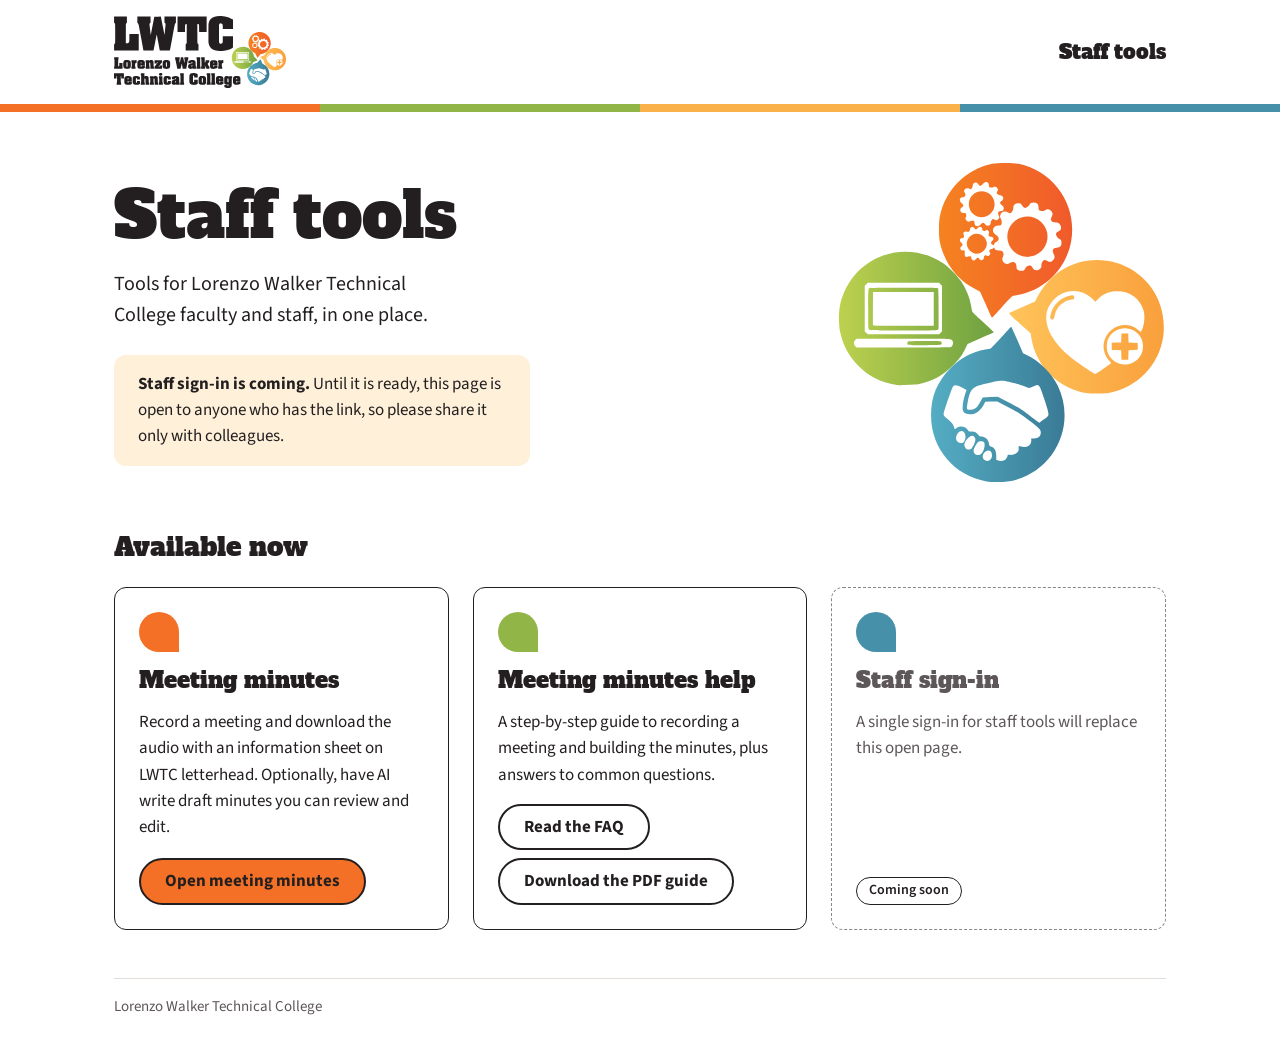
<file: index.html>
<!DOCTYPE html>
<html lang="en">
<head>
<meta charset="UTF-8">
<meta name="viewport" content="width=device-width, initial-scale=1">
<title>LWTC | Staff tools</title>
<link rel="icon" type="image/svg+xml" href="/assets/logos/svg/lwtc-icon-cluster.svg">
<link rel="preconnect" href="https://fonts.googleapis.com">
<link rel="preconnect" href="https://fonts.gstatic.com" crossorigin>
<link href="https://fonts.googleapis.com/css2?family=Alfa+Slab+One&family=Source+Sans+3:wght@400;600;700&display=swap" rel="stylesheet">

<style>
/* LWTC brand tokens (source: lwtc-brandguide.lwtc.app).
   Hues are used as fields and illustration only; text is always ink. */
@font-face {
  font-family: "LWTC Display";
  src: local("NeueAachenPro-Bold"), local("ITC Neue Aachen Pro Bold"), local("Neue Aachen Pro Bold");
  font-weight: 700;
}
:root {
  --ink: #231F20; --white: #FFFFFF;
  --orange: #F37026; --orange-deep: #F05A2B;
  --green: #92B547; --gold: #FBB14A; --blue: #4691A9; --blue-deep: #3A7B96;
  --orange-tint: #FDEADD; --green-tint: #EEF4DB; --gold-tint: #FEF0D9; --blue-tint: #E1EEF3;
  --muted: #5E5759; --line: #E3DDDA;
  --s1: 4px; --s2: 8px; --s3: 16px; --s4: 24px; --s5: 48px;
  --r1: 4px; --r2: 12px; --r3: 48px;
  --font-display: "LWTC Display", "Alfa Slab One", "Clarendon Black", Rockwell, "Roboto Slab", Georgia, serif;
  --font-text: "Source Sans 3", system-ui, -apple-system, "Segoe UI", sans-serif;
}
* { box-sizing: border-box; }
[hidden] { display: none !important; }
body { margin: 0; background: var(--white); color: var(--ink); font-family: var(--font-text); font-size: 17px; line-height: 1.55; }
h1, h2, h3 { font-family: var(--font-display); font-weight: 400; font-synthesis: none; line-height: 1.15; margin: 0; }
a { color: inherit; }
:focus-visible { outline: 3px solid var(--blue-deep); outline-offset: 3px; }

/* Header */
.bar { display: flex; align-items: center; justify-content: space-between; gap: var(--s4); max-width: 1100px; margin: 0 auto; padding: var(--s3) var(--s4); }
.bar img { height: 72px; width: auto; display: block; }   /* the guide's floor is 48px tall; larger keeps the small college name legible */
.bar-label { font-family: var(--font-display); font-size: 20px; }
.hue-band { height: 8px; background: linear-gradient(90deg, var(--orange) 0 25%, var(--green) 25% 50%, var(--gold) 50% 75%, var(--blue) 75% 100%); }

main { max-width: 1100px; margin: 0 auto; padding: var(--s5) var(--s4); }

/* Hero */
.hero { display: grid; grid-template-columns: minmax(0, 1fr) auto; gap: var(--s5); align-items: center; margin-bottom: var(--s5); }
.hero h1 { font-size: clamp(40px, 7vw, 64px); margin-bottom: var(--s3); }
.lede { font-size: 20px; max-width: 34ch; margin: 0 0 var(--s4); }
.notice { background: var(--gold-tint); border-radius: var(--r2); padding: var(--s3) var(--s4); max-width: 52ch; margin: 0; }
.notice strong { font-weight: 700; }

/* The four program-area bubble icons at their exact positions in the brand cluster.
   Each icon's viewBox is its own crop of the full logo artwork, so these offsets rebuild the original arrangement.
   Nothing is recoloured, rotated or stretched (height stays automatic). */
.cluster { position: relative; width: clamp(220px, 28vw, 330px); aspect-ratio: 717 / 706; }
.cluster img { position: absolute; height: auto; display: block; }
.cluster .top { left: 30.26%; top: 0.00%; width: 41.56%; }
.cluster .left { left: 0.00%; top: 27.34%; width: 48.81%; }
.cluster .right { left: 51.46%; top: 29.75%; width: 48.54%; }
.cluster .bottom { left: 27.75%; top: 50.57%; width: 42.12%; }

/* Tools */
.section-title { font-size: 26px; margin-bottom: var(--s4); }
.tools { list-style: none; padding: 0; margin: 0; display: grid; grid-template-columns: repeat(auto-fit, minmax(300px, 1fr)); gap: var(--s4); }
.tool { border: 1.5px solid var(--ink); border-radius: var(--r2); padding: var(--s4); display: flex; flex-direction: column; gap: var(--s3); background: var(--white); }
.tool h3 { font-size: 22px; }
.tool p { margin: 0; }
.tool .grow { flex: 1; }
.bubble { width: 40px; height: 40px; background: var(--c); border-radius: 50% 50% 0 50%; }
.tool.soon { border-style: dashed; border-color: #8C8486; color: var(--muted); }
.chip { align-self: flex-start; display: inline-block; padding: 2px 12px; border: 1.5px solid var(--ink); border-radius: var(--r3); font-size: 14px; font-weight: 600; background: var(--white); color: var(--ink); }

.btn { display: inline-flex; align-items: center; justify-content: center; min-height: 44px; padding: 8px 24px; border: 2px solid var(--ink); border-radius: var(--r3); background: var(--orange); color: var(--ink); font-weight: 700; text-decoration: none; align-self: flex-start; }
.btn:hover { background: var(--orange-deep); }
.btn-quiet { background: var(--white); }
.btn-quiet:hover { background: var(--gold-tint); }
.btn-row { display: flex; flex-wrap: wrap; gap: var(--s2); }

footer { max-width: 1100px; margin: 0 auto; padding: 0 var(--s4) var(--s4); color: var(--muted); font-size: 15px; }
footer div { border-top: 1px solid var(--line); padding-top: var(--s3); }

@media (max-width: 720px) {
  .hero { grid-template-columns: 1fr; gap: var(--s4); }
  .cluster { order: -1; }
  main { padding: var(--s4) var(--s3); }
  .bar { padding: var(--s3); }
  .bar img { height: 56px; }
  .bar-label { display: none; }
}
</style>
</head>
<body>

<header>
  <div class="bar">
    <a href="./"><img src="/assets/logos/svg/lwtc-logo.svg" alt="Lorenzo Walker Technical College" onerror="this.onerror=null;this.src='/assets/logos/png/lwtc-logo.png'"></a>
    <span class="bar-label">Staff tools</span>
  </div>
  <div class="hue-band" aria-hidden="true"></div>
</header>

<main>
  <section class="hero" aria-labelledby="page-title">
    <div>
      <h1 id="page-title">Staff tools</h1>
      <p class="lede">Tools for Lorenzo Walker Technical College faculty and staff, in one place.</p>
      <p class="notice"><strong>Staff sign-in is coming.</strong> Until it is ready, this page is open to anyone who has the link, so please share it only with colleagues.</p>
    </div>
    <div class="cluster" aria-hidden="true">
      <img class="top" src="/assets/icons/svg/lwtc-bubble-orange.svg" alt="" onerror="this.onerror=null;this.src='/assets/icons/png/lwtc-bubble-orange.png'">
      <img class="left" src="/assets/icons/svg/lwtc-bubble-green.svg" alt="" onerror="this.onerror=null;this.src='/assets/icons/png/lwtc-bubble-green.png'">
      <img class="right" src="/assets/icons/svg/lwtc-bubble-gold.svg" alt="" onerror="this.onerror=null;this.src='/assets/icons/png/lwtc-bubble-gold.png'">
      <img class="bottom" src="/assets/icons/svg/lwtc-bubble-blue.svg" alt="" onerror="this.onerror=null;this.src='/assets/icons/png/lwtc-bubble-blue.png'">
    </div>
  </section>

  <section aria-labelledby="tools-title">
    <h2 class="section-title" id="tools-title">Available now</h2>
    <ul class="tools">
      <li class="tool">
        <span class="bubble" style="--c:var(--orange)" aria-hidden="true"></span>
        <h3>Meeting minutes</h3>
        <p class="grow">Record a meeting and download the audio with an information sheet on LWTC letterhead. Optionally, have AI write draft minutes you can review and edit.</p>
        <a class="btn" href="meeting/index.html">Open meeting minutes</a>
      </li>
      <li class="tool">
        <span class="bubble" style="--c:var(--green)" aria-hidden="true"></span>
        <h3>Meeting minutes help</h3>
        <p class="grow">A step-by-step guide to recording a meeting and building the minutes, plus answers to common questions.</p>
        <div class="btn-row">
          <a class="btn btn-quiet" href="meeting/help/index.html">Read the FAQ</a>
          <a class="btn btn-quiet" href="meeting/help/LWTC-Meeting-Minutes-Staff-Guide.pdf" download>Download the PDF guide</a>
        </div>
      </li>
      <li class="tool soon">
        <span class="bubble" style="--c:var(--blue)" aria-hidden="true"></span>
        <h3>Staff sign-in</h3>
        <p class="grow">A single sign-in for staff tools will replace this open page.</p>
        <span class="chip">Coming soon</span>
      </li>
    </ul>
  </section>
</main>

<footer><div>Lorenzo Walker Technical College</div></footer>

</body>
</html>
</file>
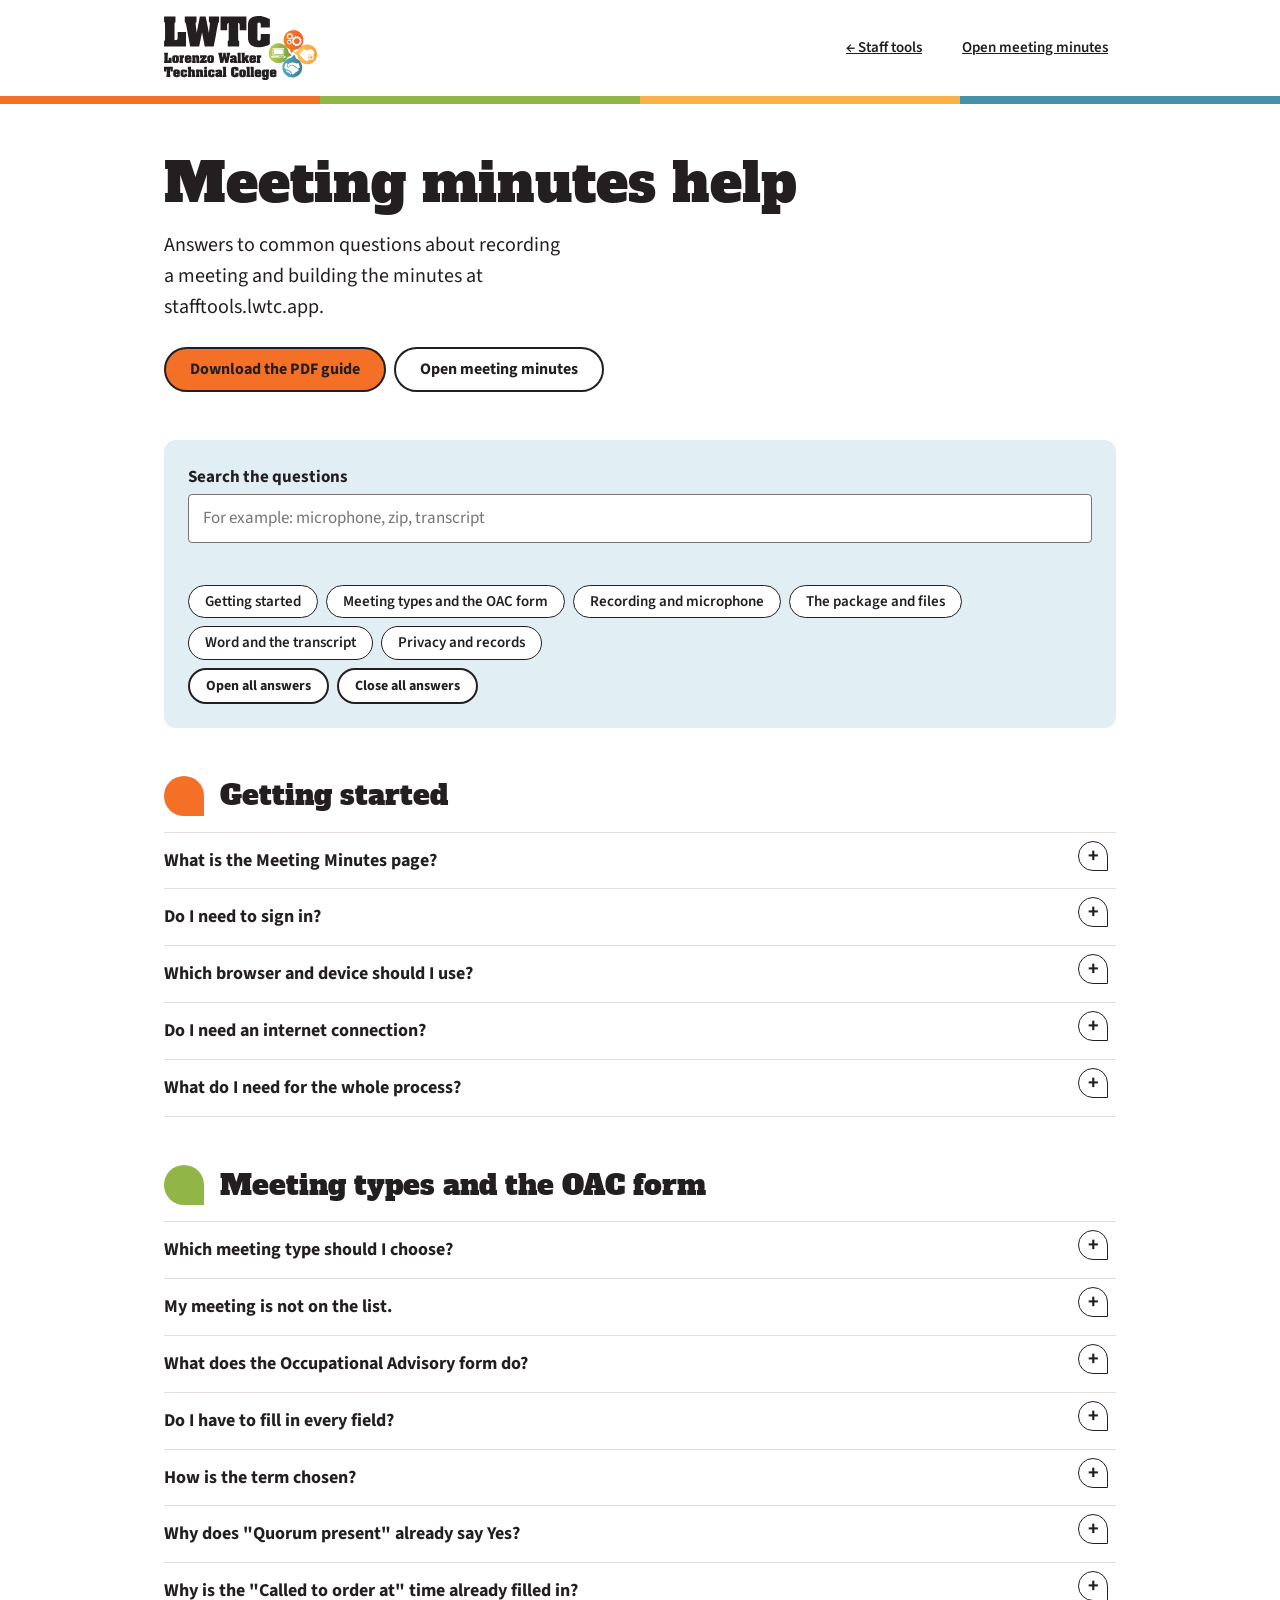
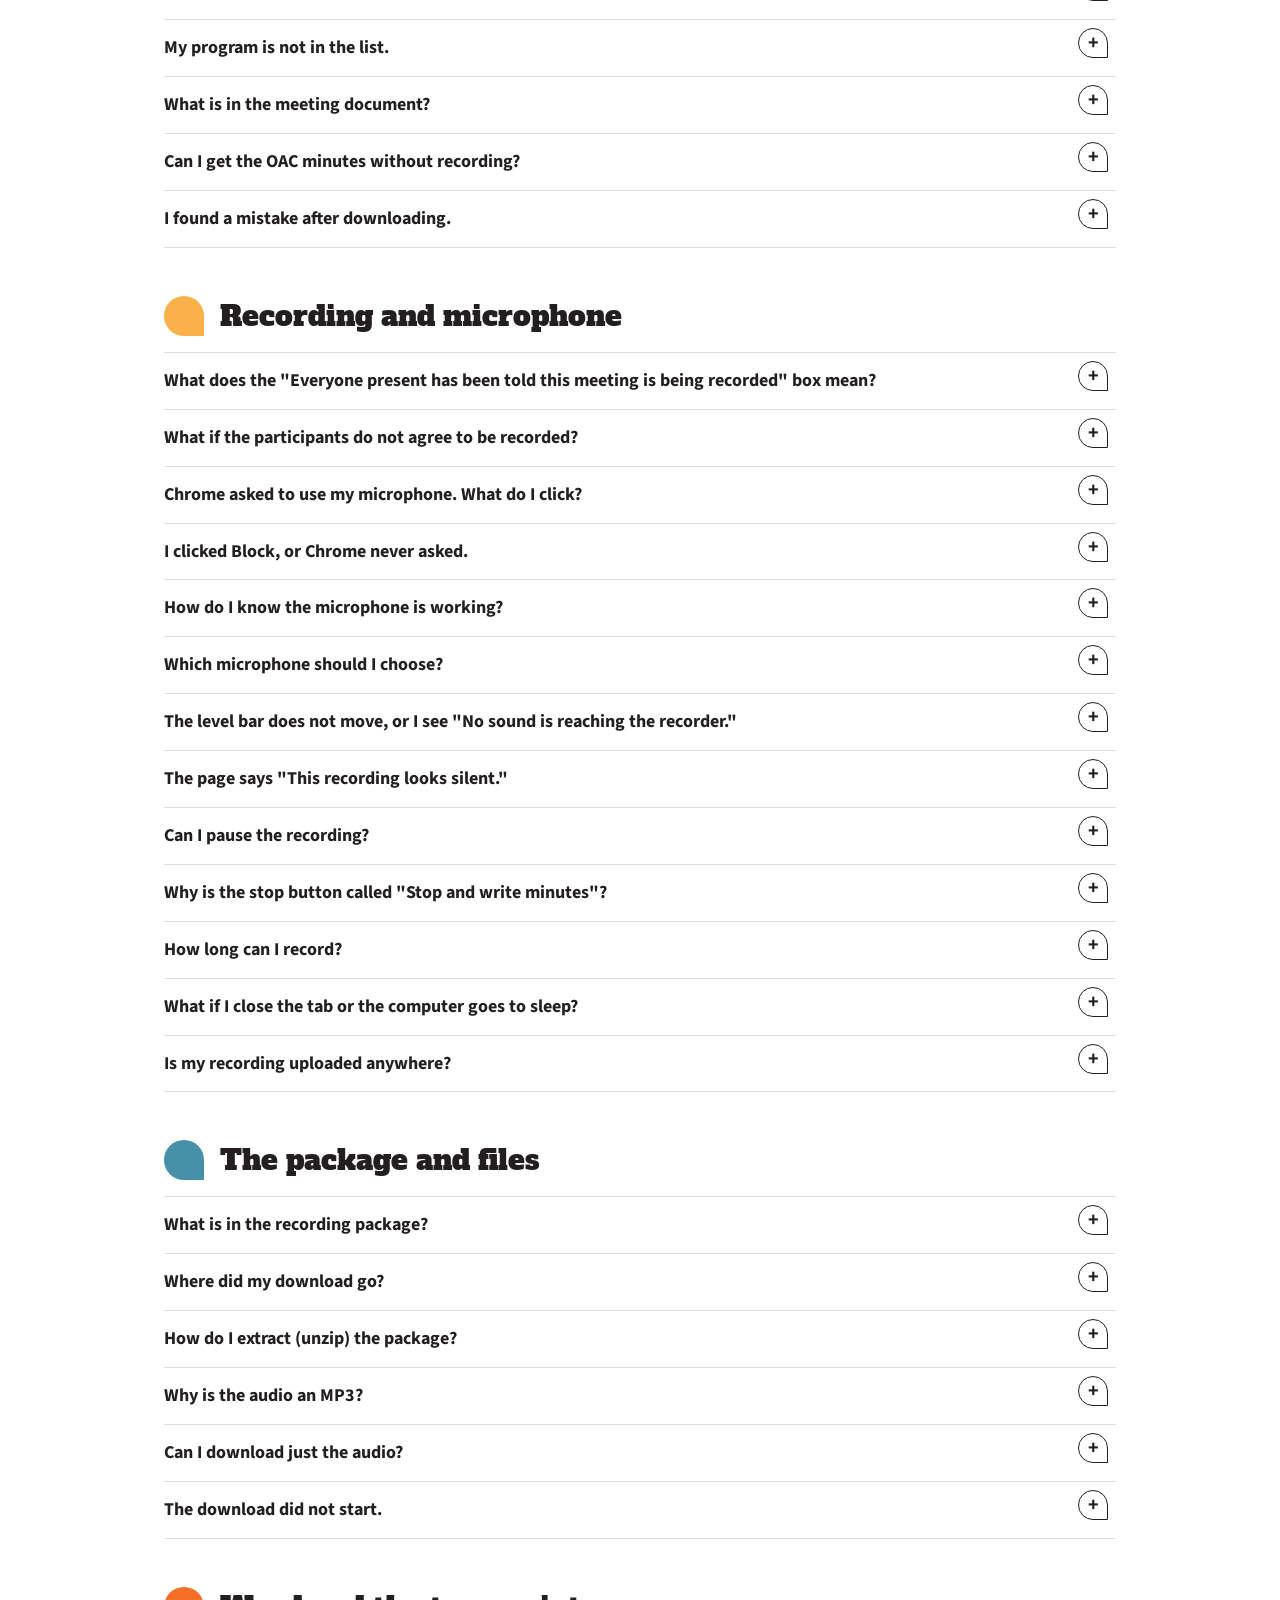
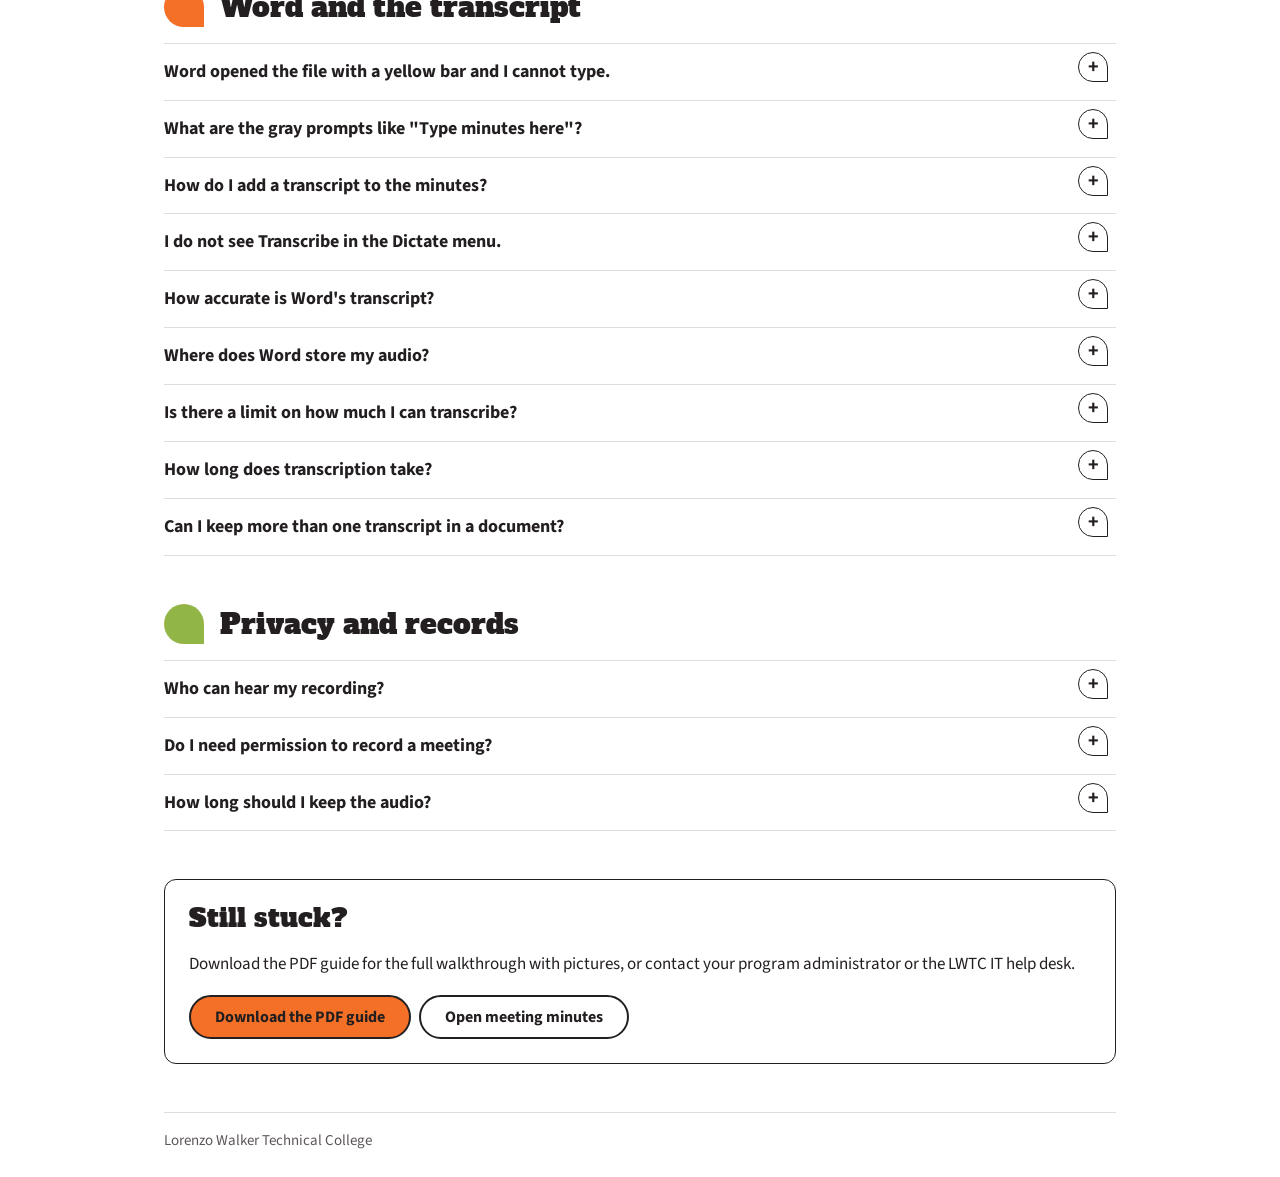
<file: meeting/help/index.html>
<!DOCTYPE html>
<html lang="en">
<head>
<meta charset="UTF-8">
<meta name="viewport" content="width=device-width, initial-scale=1">
<title>LWTC | Meeting minutes help and FAQ</title>
<link rel="icon" type="image/svg+xml" href="/assets/logos/svg/lwtc-icon-cluster.svg">
<link rel="preconnect" href="https://fonts.googleapis.com">
<link rel="preconnect" href="https://fonts.gstatic.com" crossorigin>
<link href="https://fonts.googleapis.com/css2?family=Alfa+Slab+One&family=Source+Sans+3:wght@400;600;700&display=swap" rel="stylesheet">
<style>
@font-face { font-family: "LWTC Display"; src: local("NeueAachenPro-Bold"), local("ITC Neue Aachen Pro Bold"), local("Neue Aachen Pro Bold"); font-weight: 700; }
:root {
  --ink: #231F20; --white: #FFFFFF;
  --orange: #F37026; --orange-deep: #F05A2B; --green: #92B547; --gold: #FBB14A; --blue: #4691A9; --blue-deep: #3A7B96;
  --orange-tint: #FDEADD; --green-tint: #EEF4DB; --gold-tint: #FEF0D9; --blue-tint: #E1EEF3;
  --muted: #5E5759; --line: #E3DDDA; --field: #7A7274;
  --s1: 4px; --s2: 8px; --s3: 16px; --s4: 24px; --s5: 48px; --r1: 4px; --r2: 12px; --r3: 48px;
  --font-display: "LWTC Display", "Alfa Slab One", "Clarendon Black", Rockwell, "Roboto Slab", Georgia, serif;
  --font-text: "Source Sans 3", system-ui, -apple-system, "Segoe UI", sans-serif;
}
* { box-sizing: border-box; }
[hidden] { display: none !important; }
body { margin: 0; background: var(--white); color: var(--ink); font-family: var(--font-text); font-size: 17px; line-height: 1.55; }
h1, h2, h3 { font-family: var(--font-display); font-weight: 400; font-synthesis: none; line-height: 1.15; margin: 0; }
a { color: inherit; }
:focus-visible { outline: 3px solid var(--blue-deep); outline-offset: 3px; }

.bar { display: flex; align-items: center; justify-content: space-between; gap: var(--s4); max-width: 1000px; margin: 0 auto; padding: var(--s3) var(--s4); }
.bar img { height: 64px; width: auto; display: block; }
.bar nav { display: flex; gap: var(--s4); flex-wrap: wrap; font-weight: 600; font-size: 15px; }
.bar nav a { padding: var(--s1) var(--s2); border-radius: var(--r1); }
.bar nav a:hover { background: var(--gold-tint); }
.hue-band { height: 8px; background: linear-gradient(90deg, var(--orange) 0 25%, var(--green) 25% 50%, var(--gold) 50% 75%, var(--blue) 75% 100%); }
main { max-width: 1000px; margin: 0 auto; padding: var(--s5) var(--s4); }

.hero h1 { font-size: clamp(34px, 6vw, 54px); margin-bottom: var(--s3); }
.lede { font-size: 20px; max-width: 40ch; margin: 0 0 var(--s4); }
.btn { display: inline-flex; align-items: center; justify-content: center; min-height: 44px; padding: 8px 24px; border: 2px solid var(--ink); border-radius: var(--r3); background: var(--white); color: var(--ink); font-weight: 700; text-decoration: none; cursor: pointer; font-size: 16px; font-family: inherit; }
.btn:hover { background: var(--gold-tint); }
.btn-primary { background: var(--orange); }
.btn-primary:hover { background: var(--orange-deep); }
.btn-row { display: flex; flex-wrap: wrap; gap: var(--s2); }

.tools { margin: var(--s5) 0 var(--s4); padding: var(--s4); background: var(--blue-tint); border-radius: var(--r2); }
.search label { display: block; font-weight: 700; margin-bottom: var(--s1); }
.search input { width: 100%; min-height: 48px; padding: 10px 14px; font: inherit; border: 1.5px solid var(--field); border-radius: var(--r1); background: var(--white); }
.search .count { margin: var(--s1) 0 0; font-size: 15px; color: var(--muted); min-height: 1.5em; }
.jump { display: flex; flex-wrap: wrap; gap: var(--s2); margin: var(--s3) 0 var(--s2); padding: 0; list-style: none; }
.jump a { display: inline-block; padding: 4px 16px; border: 1.5px solid var(--ink); border-radius: var(--r3); background: var(--white); font-weight: 600; font-size: 15px; text-decoration: none; }
.jump a:hover { background: var(--gold-tint); }
.expand { display: flex; gap: var(--s2); flex-wrap: wrap; margin-top: var(--s2); }
.expand button { min-height: 36px; padding: 4px 16px; font-size: 14px; }

.group { margin-top: var(--s5); scroll-margin-top: var(--s4); }
.group-head { display: flex; align-items: center; gap: var(--s3); margin-bottom: var(--s3); }
.bubble { flex: none; width: 40px; height: 40px; background: var(--c); border-radius: 50% 50% 0 50%; }
.group h2 { font-size: 28px; }
details.qa { border-top: 1px solid var(--line); scroll-margin-top: var(--s4); }
details.qa:last-of-type { border-bottom: 1px solid var(--line); }
details.qa summary { cursor: pointer; list-style: none; padding: 14px 40px 14px 0; font-weight: 700; font-size: 18px; position: relative; }
details.qa summary::-webkit-details-marker { display: none; }
details.qa summary::after { content: "+"; position: absolute; right: 8px; top: 8px; width: 28px; height: 28px; display: grid; place-items: center; border: 1.5px solid var(--ink); border-radius: 50% 50% 0 50%; font-size: 20px; line-height: 1; background: var(--white); }
details.qa[open] summary::after { content: "\2212"; background: var(--gold); }
details.qa summary:hover { background: var(--gold-tint); }
.answer { padding: 0 0 var(--s3); max-width: 72ch; }
.answer p { margin: 0 0 var(--s2); }
.answer ul, .answer ol { margin: 0 0 var(--s2); padding-left: 1.4em; }
.answer li { margin-bottom: 4px; }
.answer figure { margin: var(--s3) 0; max-width: 460px; }
.answer figure img { display: block; width: 100%; height: auto; border: 1px solid var(--line); border-radius: var(--r1); }
.answer figcaption { font-size: 14px; color: var(--muted); margin-top: 4px; }
.kbd { font-weight: 600; font-size: 15px; background: #F1EDEA; border: 1px solid #D9D2CE; border-radius: 4px; padding: 0 5px; white-space: nowrap; }
.note { background: var(--gold-tint); border-radius: var(--r2); padding: var(--s2) var(--s3); margin: var(--s2) 0; }
.none { margin-top: var(--s4); padding: var(--s4); background: var(--orange-tint); border-radius: var(--r2); }

.still { margin-top: var(--s5); padding: var(--s4); border: 1.5px solid var(--ink); border-radius: var(--r2); }
.still h2 { font-size: 26px; margin-bottom: var(--s2); }
footer { max-width: 1000px; margin: 0 auto; padding: 0 var(--s4) var(--s4); color: var(--muted); font-size: 15px; }
footer div { border-top: 1px solid var(--line); padding-top: var(--s3); }
@media (max-width: 640px) { main { padding: var(--s4) var(--s3); } .bar { padding: var(--s3); } .bar img { height: 52px; } .tools { padding: var(--s3); } }
@media print { .tools, .bar nav, .expand { display: none !important; } details.qa .answer { display: block !important; } }
</style>
</head>
<body>

<header>
  <div class="bar">
    <a href="/index.html"><img src="/assets/logos/svg/lwtc-logo.svg" alt="Lorenzo Walker Technical College" onerror="this.onerror=null;this.src='/assets/logos/png/lwtc-logo.png'"></a>
    <nav aria-label="Site"><a href="/index.html">&larr; Staff tools</a><a href="/meeting/index.html">Open meeting minutes</a></nav>
  </div>
  <div class="hue-band" aria-hidden="true"></div>
</header>

<main>
  <section class="hero" aria-labelledby="title">
    <h1 id="title">Meeting minutes help</h1>
    <p class="lede">Answers to common questions about recording a meeting and building the minutes at stafftools.lwtc.app.</p>
    <div class="btn-row">
      <a class="btn btn-primary" href="LWTC-Meeting-Minutes-Staff-Guide.pdf" download>Download the PDF guide</a>
      <a class="btn" href="/meeting/index.html">Open meeting minutes</a>
    </div>
  </section>

  <section class="tools" aria-label="Find an answer">
    <div class="search">
      <label for="q">Search the questions</label>
      <input id="q" type="search" placeholder="For example: microphone, zip, transcript" autocomplete="off">
      <p class="count" id="count" role="status" aria-live="polite"></p>
    </div>
    <ul class="jump" aria-label="Jump to a topic">
      <li><a href="#start">Getting started</a></li>
      <li><a href="#types">Meeting types and the OAC form</a></li>
      <li><a href="#record">Recording and microphone</a></li>
      <li><a href="#files">The package and files</a></li>
      <li><a href="#word">Word and the transcript</a></li>
      <li><a href="#privacy">Privacy and records</a></li>
    </ul>
    <div class="expand">
      <button class="btn" type="button" id="openAll">Open all answers</button>
      <button class="btn" type="button" id="closeAll">Close all answers</button>
    </div>
  </section>

  <p id="noMatch" class="none" hidden>No questions match that search. Try a shorter word, or download the PDF guide for the full walkthrough.</p>

  <!-- ================= GETTING STARTED ================= -->
  <section class="group" id="start" aria-labelledby="h-start">
    <div class="group-head"><span class="bubble" style="--c:var(--orange)" aria-hidden="true"></span><h2 id="h-start">Getting started</h2></div>

    <details class="qa" id="q-what"><summary>What is the Meeting Minutes page?</summary><div class="answer">
      <p>It is a tool at <b>stafftools.lwtc.app</b> that records a meeting through your web browser. When you finish, you download one .zip file with the audio and a meeting information sheet on LWTC letterhead. For an Occupational Advisory meeting, the Word document also includes the OAC minutes, filled in from the details you entered, starting on page 2.</p>
    </div></details>

    <details class="qa" id="q-signin"><summary>Do I need to sign in?</summary><div class="answer">
      <p>No. A staff sign-in page is coming. Until then, the site is open to anyone who has the link, so share it only with colleagues.</p>
      <p>The page also shows an optional <b>AI engine</b> sign-in that can draft minutes from a recording. You do not need it, and it may not be connected yet. Recording and downloading work without it.</p>
    </div></details>

    <details class="qa" id="q-browser"><summary>Which browser and device should I use?</summary><div class="answer">
      <p>Use <b>Google Chrome</b> on a laptop or desktop computer. Microsoft Edge uses the same technology and should work the same way. The page has not been tested in other browsers, and a phone or tablet is not recommended.</p>
    </div></details>

    <details class="qa" id="q-internet"><summary>Do I need an internet connection?</summary><div class="answer">
      <p>Yes, to open the page and to download the package, because the page loads a few tools from the internet. The recording itself is made inside your browser on your computer.</p>
    </div></details>

    <details class="qa" id="q-need"><summary>What do I need for the whole process?</summary><div class="answer">
      <ul>
        <li>A computer with Chrome and a microphone (built in, a headset, or a room microphone).</li>
        <li>About 10 minutes before the meeting to fill in the details and test the microphone.</li>
        <li>Microsoft Word with your LWTC Microsoft 365 account, to open the minutes and to add a transcript.</li>
      </ul>
    </div></details>
  </section>

  <!-- ================= MEETING TYPES ================= -->
  <section class="group" id="types" aria-labelledby="h-types">
    <div class="group-head"><span class="bubble" style="--c:var(--green)" aria-hidden="true"></span><h2 id="h-types">Meeting types and the OAC form</h2></div>

    <details class="qa" id="q-which-type"><summary>Which meeting type should I choose?</summary><div class="answer">
      <p>Pick the closest match from the <b>Meeting type</b> menu: Advisory Board Meeting, Faculty Senate, Department Review, Curriculum Committee, Occupational Advisory Meeting, Accreditation Planning, Professional Development, or Other. Every type gives you the audio and a meeting information sheet. Only <b>Occupational Advisory Meeting</b> also adds the OAC minutes to the meeting document.</p>
      <figure><img src="img/s2_details.png" alt="The Meeting details form with the Meeting type menu, date, start time, location, and Prepared by." loading="lazy"><figcaption>The Meeting details form, in the left column of the page.</figcaption></figure>
    </div></details>

    <details class="qa" id="q-other"><summary>My meeting is not on the list.</summary><div class="answer">
      <p>Choose <b>Other</b>. A box called <b>Describe the meeting</b> appears. Type a short name, such as "Welding program industry roundtable". The name is used in the Word documents and in the file names.</p>
    </div></details>

    <details class="qa" id="q-oac"><summary>What does the Occupational Advisory form do?</summary><div class="answer">
      <p>When you choose <b>Occupational Advisory Meeting</b>, an orange box opens with the same questions as the OAC Meeting Minutes template. Choose the <b>Program</b>, check the <b>Term</b>, then open each section by clicking its name and fill in what you know. The page writes your answers into the OAC minutes, following the template's agenda and wording, including the program name everywhere the template says "Program." The minutes are added to your meeting document, starting on page 2.</p>
      <figure><img src="img/s4_oac_block.png" alt="The Occupational Advisory Committee details box with Program, Term, and six collapsed sections." loading="lazy"><figcaption>The OAC box: choose the program, check the term, then open a section.</figcaption></figure>
    </div></details>

    <details class="qa" id="q-fill-all"><summary>Do I have to fill in every field?</summary><div class="answer">
      <p>No. Fill in what you know, during the meeting or afterward. Anything you leave blank stays in the Word document as a gray prompt, such as "Type minutes here" or "[choose method]," so you can type over it there. The page never guesses.</p>
    </div></details>

    <details class="qa" id="q-term"><summary>How is the term chosen?</summary><div class="answer">
      <p>It is set from the meeting date: <b>Spring</b> runs January to May, <b>Summer</b> runs June 1 to August 15, and <b>Fall</b> runs August 16 to December. You can change the Term box if it is wrong. The term also fills in the document title, the previous and next terms, and the academic year in the Program Status heading.</p>
    </div></details>

    <details class="qa" id="q-quorum"><summary>Why does "Quorum present" already say Yes?</summary><div class="answer">
      <p>It switches to Yes when you list three or more members present, since a quorum needs at least three members and one can be virtual. You can change it to No or clear it at any time.</p>
    </div></details>

    <details class="qa" id="q-calltime"><summary>Why is the "Called to order at" time already filled in?</summary><div class="answer">
      <p>It starts as your meeting start time. Change it to the time you actually called the meeting to order. The next-meeting box starts as the next term with "date TBD," and "Minutes submitted by" starts as the name in <b>Prepared by</b>.</p>
    </div></details>

    <details class="qa" id="q-program-missing"><summary>My program is not in the list.</summary><div class="answer">
      <p>Tell your administrator. The program list is kept in the page, and a program can be added.</p>
    </div></details>

    <details class="qa" id="q-two-docs"><summary>What is in the meeting document?</summary><div class="answer">
      <p><b>Page 1</b> is the meeting information sheet: the audio file, date, location, and who prepared it, on LWTC letterhead. For an Occupational Advisory meeting, the <b>OAC minutes</b> start on <b>page 2</b> with the same letterhead, the agenda table, and your program, term, names, and notes filled in.</p>
    </div></details>

    <details class="qa" id="q-no-recording"><summary>Can I get the OAC minutes without recording?</summary><div class="answer">
      <p>Yes. Once a program is chosen, click <b>Download meeting document (.docx)</b> in the Export section at any time, even before the meeting. The recording rows on page 1 then say that no recording has been made yet.</p>
    </div></details>

    <details class="qa" id="q-change-after"><summary>I found a mistake after downloading.</summary><div class="answer">
      <p>Fix it in the form and download again, or correct the text in Word. The documents use the form as it was at the moment you clicked download.</p>
    </div></details>
  </section>

  <!-- ================= RECORDING ================= -->
  <section class="group" id="record" aria-labelledby="h-record">
    <div class="group-head"><span class="bubble" style="--c:var(--gold)" aria-hidden="true"></span><h2 id="h-record">Recording and microphone</h2></div>

    <details class="qa" id="q-consent"><summary>What does the "Everyone present has been told this meeting is being recorded" box mean?</summary><div class="answer">
      <p>Tell everyone present that the meeting is being recorded, then check the box. The page will not start recording until it is checked. Follow LWTC policy on recording meetings, and ask your administrator if you are unsure what applies to your meeting. If participants do not agree to be recorded, see the next question.</p>
    </div></details>

    <details class="qa" id="q-noconsent"><summary>What if the participants do not agree to be recorded?</summary><div class="answer">
      <p>Check <b>Meeting Participants did not consent to have the meeting recorded</b>, the box under the first consent box. Recording and the microphone controls switch off. You can still fill in the form, and the <b>Download meeting document (.docx)</b> button in the Export section becomes available. It downloads the Word document with no audio. Page 1 states that no recording was made, and for an Occupational Advisory meeting the OAC minutes follow on page 2.</p>
      <p>If a recording already exists on the page, ticking the box asks whether to delete it, because the participants did not consent.</p>
    </div></details>

    <details class="qa" id="q-allow"><summary>Chrome asked to use my microphone. What do I click?</summary><div class="answer">
      <p>Click <b>Allow</b>. If you see "Allow while visiting the site," choose that. The box appears the first time you check the microphone or start recording.</p>
    </div></details>

    <details class="qa" id="q-blocked"><summary>I clicked Block, or Chrome never asked.</summary><div class="answer">
      <ol>
        <li>Click the icon at the left end of Chrome's address bar (a lock or a settings-sliders icon) and open <b>Site settings</b>.</li>
        <li>Set <b>Microphone</b> to <b>Allow</b>, then reload the page.</li>
      </ol>
      <p>You can also go to Chrome Settings &rarr; Privacy and security &rarr; Site settings &rarr; Microphone.</p>
      <p>If Chrome is allowed but there is still no sound, your computer may be blocking it. On Windows, open Settings &rarr; Privacy &amp; security &rarr; Microphone and turn on microphone access and "Let desktop apps access your microphone." On a Mac, open System Settings &rarr; Privacy &amp; Security &rarr; Microphone and turn on Google Chrome.</p>
    </div></details>

    <details class="qa" id="q-working"><summary>How do I know the microphone is working?</summary><div class="answer">
      <p>Click <b>Check microphone</b> and say "testing, one, two, three." A <b>green</b> box that says "The microphone is working" means you are ready. An <b>orange</b> box means no sound was heard and lists what to check. While recording, the green level bar moves when sound is picked up.</p>
      <figure><img src="img/s5_record_ready.png" alt="The Record section showing the consent box, microphone menu, a green successful check, and the Start recording button." loading="lazy"><figcaption>A successful microphone check. Your device name will differ.</figcaption></figure>
    </div></details>

    <details class="qa" id="q-which-mic"><summary>Which microphone should I choose?</summary><div class="answer">
      <p>"Default microphone" is usually right for a laptop or headset. In a conference room, choose the room microphone by name from the <b>Microphone</b> menu. Names appear once Chrome is allowed to use the microphone. Run <b>Check microphone</b> after choosing.</p>
    </div></details>

    <details class="qa" id="q-flat"><summary>The level bar does not move, or I see "No sound is reaching the recorder."</summary><div class="answer">
      <ul>
        <li>Click <b>Check microphone</b>. It also tries your other microphones and picks one that works.</li>
        <li>Choose a different microphone in the Microphone menu.</li>
        <li>Check your computer's microphone privacy settings (see the question about clicking Block).</li>
        <li>Close apps such as Teams or Zoom that may be using the microphone, and check for a mute switch on the device.</li>
      </ul>
    </div></details>

    <details class="qa" id="q-silent"><summary>The page says "This recording looks silent."</summary><div class="answer">
      <p>No sound reached the microphone. Click <b>Check microphone</b> in the warning, fix the problem, and record again. A silent recording cannot be recovered.</p>
    </div></details>

    <details class="qa" id="q-pause"><summary>Can I pause the recording?</summary><div class="answer">
      <p>Yes. Click <b>Pause</b> for a break and <b>Resume</b> to continue. Time while paused is not recorded.</p>
    </div></details>

    <details class="qa" id="q-stop-label"><summary>Why is the stop button called "Stop and write minutes"?</summary><div class="answer">
      <p>It always stops and saves the recording. It only writes minutes if the optional AI engine is connected. Without the AI engine it simply saves the recording, which is what you want.</p>
      <figure><img src="img/s7_saved.png" alt="The Recording saved panel with an audio player and download buttons." loading="lazy"><figcaption>After you stop, the Recording saved panel appears. Press play to check the sound.</figcaption></figure>
    </div></details>

    <details class="qa" id="q-length"><summary>How long can I record?</summary><div class="answer">
      <p>An hour of audio is about 14 MB. The page is meant for normal meetings. For a very long session of several hours, stop and download partway, then start a new recording. Keep the computer plugged in and awake the whole time.</p>
    </div></details>

    <details class="qa" id="q-close"><summary>What if I close the tab or the computer goes to sleep?</summary><div class="answer">
      <p>The recording is lost. It exists only in your browser until you download it. Keep the tab open and the computer awake until you have downloaded the package. The page warns you if you try to leave before downloading.</p>
    </div></details>

    <details class="qa" id="q-upload"><summary>Is my recording uploaded anywhere?</summary><div class="answer">
      <p>No. It stays in your browser until you download it, and nothing is sent to an LWTC server. If you use the optional AI engine, the audio is sent to that service to write minutes. When you later use Word's Transcribe, Word uploads the audio to your OneDrive (see the Word questions below).</p>
    </div></details>
  </section>

  <!-- ================= FILES ================= -->
  <section class="group" id="files" aria-labelledby="h-files">
    <div class="group-head"><span class="bubble" style="--c:var(--blue)" aria-hidden="true"></span><h2 id="h-files">The package and files</h2></div>

    <details class="qa" id="q-package"><summary>What is in the recording package?</summary><div class="answer">
      <ul>
        <li><b>..._recording.mp3</b>: the audio of the meeting.</li>
        <li><b>..._meeting-info.docx</b>: the Word document. Page 1 is the meeting information sheet on LWTC letterhead. For Occupational Advisory meetings, the OAC minutes follow on page 2.</li>
      </ul>
      <p>The package is named from the meeting, for example <b>LWTC_OAC_welding-technology_2026-10-28_recording-package.zip</b>.</p>
      <figure><img src="img/s8_export.png" alt="The Export section with the three download buttons." loading="lazy"><figcaption>The Export section. Use the first button for the full package.</figcaption></figure>
    </div></details>

    <details class="qa" id="q-where"><summary>Where did my download go?</summary><div class="answer">
      <p>Chrome normally saves it in your <b>Downloads</b> folder. Click the download icon in Chrome's toolbar to see it, and choose <b>Show in folder</b> to find it.</p>
    </div></details>

    <details class="qa" id="q-unzip"><summary>How do I extract (unzip) the package?</summary><div class="answer">
      <p><b>Windows:</b> open File Explorer and go to Downloads, right-click the .zip file, choose <b>Extract All</b>, then click <b>Extract</b>.</p>
      <p><b>Mac:</b> open Finder, go to Downloads, and double-click the .zip file.</p>
      <p>Extract it before using the files. A file opened from inside the .zip can fail, and Word's audio upload needs the real MP3 file.</p>
    </div></details>

    <details class="qa" id="q-mp3"><summary>Why is the audio an MP3?</summary><div class="answer">
      <p>MP3 is small (about 14 MB for an hour) and opens in Word, Teams, and other Microsoft apps. Word's Transcribe accepts MP3, WAV, M4A, and MP4 files.</p>
    </div></details>

    <details class="qa" id="q-audio-only"><summary>Can I download just the audio?</summary><div class="answer">
      <p>Yes. Click <b>Download audio only (MP3)</b>. For an Occupational Advisory meeting, <b>Download meeting document (.docx)</b> gives you just the Word document, without the audio.</p>
    </div></details>

    <details class="qa" id="q-no-download"><summary>The download did not start.</summary><div class="answer">
      <p>Click the download icon in Chrome's toolbar to see whether the file is there. Check that Chrome did not block multiple downloads, then click the button again.</p>
    </div></details>
  </section>

  <!-- ================= WORD ================= -->
  <section class="group" id="word" aria-labelledby="h-word">
    <div class="group-head"><span class="bubble" style="--c:var(--orange)" aria-hidden="true"></span><h2 id="h-word">Word and the transcript</h2></div>

    <details class="qa" id="q-protected"><summary>Word opened the file with a yellow bar and I cannot type.</summary><div class="answer">
      <p>Word opens files that came from the internet in <b>Protected View</b>. Click <b>Enable Editing</b> in the yellow bar at the top. You cannot type until you do.</p>
    </div></details>

    <details class="qa" id="q-gray"><summary>What are the gray prompts like "Type minutes here"?</summary><div class="answer">
      <p>They mark anything you did not fill in on the page, shown in gray italics (for example "Type minutes here" or "[choose method]"). Select the prompt and type over it.</p>
    </div></details>

    <details class="qa" id="q-transcript"><summary>How do I add a transcript to the minutes?</summary><div class="answer">
      <ol>
        <li>Open the minutes document and click <b>Enable Editing</b>.</li>
        <li>Go to the end of the document (<span class="kbd">Ctrl</span> + <span class="kbd">End</span>) and add a heading such as "Meeting Transcript."</li>
        <li>On the <b>Home</b> tab, click the arrow on <b>Dictate</b> and choose <b>Transcribe</b>.</li>
        <li>Click <b>Upload audio</b> and choose the <b>..._recording.mp3</b> file from your extracted folder.</li>
        <li>Wait for it to finish. Keep the Transcribe pane open.</li>
        <li>Click <b>Add all to document</b>, check where the text landed, and save.</li>
      </ol>
      <p>The PDF guide has the full steps, including how to rename speakers.</p>
    </div></details>

    <details class="qa" id="q-missing"><summary>I do not see Transcribe in the Dictate menu.</summary><div class="answer">
      <p>Microsoft documents Transcribe for Word for Microsoft 365 on Windows with a work or school account. Make sure you are signed in with your LWTC account. If it is still missing, or you are on a Mac, open the document in <b>Word for the web</b> (sign in at office.com and open the file from OneDrive) and look under Home &rarr; Dictate &rarr; Transcribe there. If it is still not available, ask LWTC IT whether it is turned on for our Microsoft 365.</p>
    </div></details>

    <details class="qa" id="q-accuracy"><summary>How accurate is Word's transcript?</summary><div class="answer">
      <p>It is machine-written, so proofread it. Check names, numbers, and technical terms against your notes. You can edit the text in the Transcribe pane before adding it, and rename the generic "Speaker 1" labels.</p>
    </div></details>

    <details class="qa" id="q-onedrive"><summary>Where does Word store my audio?</summary><div class="answer">
      <p>Word uploads the audio to your OneDrive, into a folder named <b>Transcribed Files</b>, and processes it in Microsoft's cloud. Delete the audio from that folder when you no longer need it, or when records policy says to.</p>
    </div></details>

    <details class="qa" id="q-limit"><summary>Is there a limit on how much I can transcribe?</summary><div class="answer">
      <p>Microsoft limits how much audio you can upload each month. At the time this page was written the figure was 300 minutes per month, so a one-hour meeting uses 60 of them. Ask LWTC IT if you expect to transcribe a lot.</p>
    </div></details>

    <details class="qa" id="q-time"><summary>How long does transcription take?</summary><div class="answer">
      <p>Up to about as long as the recording, depending on your internet speed. Keep the Transcribe pane open. You can switch to other work and come back.</p>
    </div></details>

    <details class="qa" id="q-one"><summary>Can I keep more than one transcript in a document?</summary><div class="answer">
      <p>Word keeps one transcript per document. Starting a new transcription replaces the one in the pane, but text you already added to the document stays.</p>
    </div></details>
  </section>

  <!-- ================= PRIVACY ================= -->
  <section class="group" id="privacy" aria-labelledby="h-privacy">
    <div class="group-head"><span class="bubble" style="--c:var(--green)" aria-hidden="true"></span><h2 id="h-privacy">Privacy and records</h2></div>

    <details class="qa" id="q-who"><summary>Who can hear my recording?</summary><div class="answer">
      <p>The page does not store or share it. Only people who can open the files you download, or the copy Word puts in your OneDrive, can hear it. Keep the files in your department's records folder, and share them only as policy allows.</p>
    </div></details>

    <details class="qa" id="q-permission"><summary>Do I need permission to record a meeting?</summary><div class="answer">
      <p>The page asks you to confirm that everyone present has been told the meeting is being recorded. Follow LWTC policy, and ask your administrator about any requirements for your type of meeting.</p>
    </div></details>

    <details class="qa" id="q-keep"><summary>How long should I keep the audio?</summary><div class="answer">
      <p>Follow your department's records requirements. If you used Word's Transcribe, remember there is also a copy in your OneDrive's Transcribed Files folder.</p>
    </div></details>
  </section>

  <section class="still" aria-labelledby="h-still">
    <h2 id="h-still">Still stuck?</h2>
    <p>Download the PDF guide for the full walkthrough with pictures, or contact your program administrator or the LWTC IT help desk.</p>
    <div class="btn-row">
      <a class="btn btn-primary" href="LWTC-Meeting-Minutes-Staff-Guide.pdf" download>Download the PDF guide</a>
      <a class="btn" href="/meeting/index.html">Open meeting minutes</a>
    </div>
  </section>
</main>

<footer><div>Lorenzo Walker Technical College</div></footer>

<script>
(() => {
  const qs = [...document.querySelectorAll('details.qa')];
  const groups = [...document.querySelectorAll('.group')];
  const input = document.getElementById('q'), count = document.getElementById('count'), none = document.getElementById('noMatch');
  const text = d => d.textContent.toLowerCase();
  function filter() {
    const term = input.value.trim().toLowerCase(), words = term.split(/\s+/).filter(Boolean);
    let shown = 0;
    qs.forEach(d => {
      const hit = !words.length || words.every(w => text(d).includes(w));
      d.hidden = !hit; if (hit) shown++;
      if (words.length) d.open = hit && shown <= 8;
    });
    groups.forEach(g => { g.hidden = !g.querySelector('details.qa:not([hidden])'); });
    none.hidden = shown > 0;
    count.textContent = words.length ? `${shown} of ${qs.length} questions match` : '';
  }
  input.addEventListener('input', filter);
  document.getElementById('openAll').addEventListener('click', () => qs.forEach(d => { if (!d.hidden) d.open = true; }));
  document.getElementById('closeAll').addEventListener('click', () => qs.forEach(d => { d.open = false; }));
  function openFromHash() {
    const t = location.hash && document.getElementById(location.hash.slice(1));
    if (t && t.matches('details.qa')) { t.open = true; t.scrollIntoView(); }
  }
  window.addEventListener('hashchange', openFromHash); openFromHash();
  window.addEventListener('beforeprint', () => qs.forEach(d => { d.open = true; }));
})();
</script>
</body>
</html>
</file>
